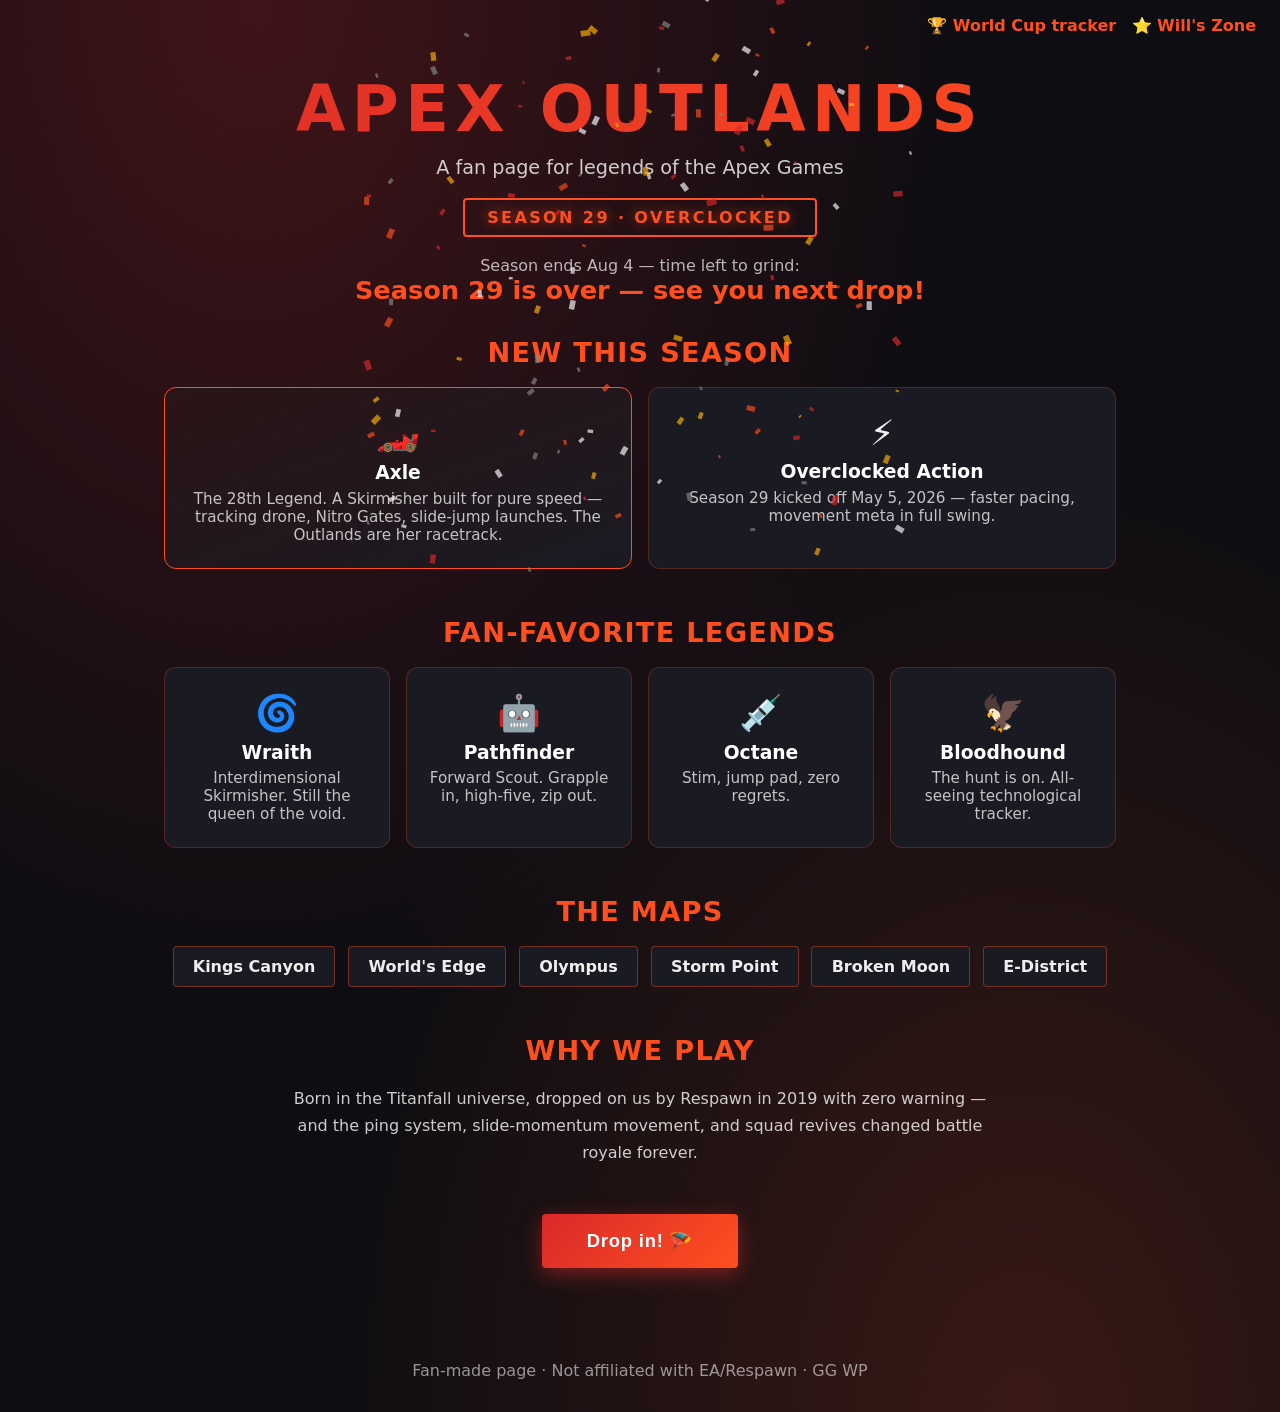
<file: index.html>
<!DOCTYPE html>
<html lang="en">
<head>
  <meta charset="UTF-8">
  <meta name="viewport" content="width=device-width, initial-scale=1.0">
  <title>Apex Outlands | Apex Legends Fan Page</title>
  <link rel="stylesheet" href="apex.css">
</head>
<body>
  <canvas id="bg"></canvas>

  <nav><a href="brazil.html">🏆 World Cup tracker</a> &nbsp; <a href="will.html">⭐ Will's Zone</a></nav>

  <header>
    <h1>APEX OUTLANDS</h1>
    <p class="tagline">A fan page for legends of the Apex Games</p>
    <div class="season-badge">SEASON 29 · OVERCLOCKED</div>
    <p class="countdown-label">Season ends Aug 4 — time left to grind:</p>
    <p id="countdown"></p>
  </header>

  <main>
    <section>
      <h2>New This Season</h2>
      <div class="cards">
        <div class="card featured">
          <span class="emoji">🏎️</span>
          <h3>Axle</h3>
          <p>The 28th Legend. A Skirmisher built for pure speed — tracking drone, Nitro Gates, slide-jump launches. The Outlands are her racetrack.</p>
        </div>
        <div class="card">
          <span class="emoji">⚡</span>
          <h3>Overclocked Action</h3>
          <p>Season 29 kicked off May 5, 2026 — faster pacing, movement meta in full swing.</p>
        </div>
      </div>
    </section>

    <section>
      <h2>Fan-Favorite Legends</h2>
      <div class="cards">
        <div class="card"><span class="emoji">🌀</span><h3>Wraith</h3><p>Interdimensional Skirmisher. Still the queen of the void.</p></div>
        <div class="card"><span class="emoji">🤖</span><h3>Pathfinder</h3><p>Forward Scout. Grapple in, high-five, zip out.</p></div>
        <div class="card"><span class="emoji">💉</span><h3>Octane</h3><p>Stim, jump pad, zero regrets.</p></div>
        <div class="card"><span class="emoji">🦅</span><h3>Bloodhound</h3><p>The hunt is on. All-seeing technological tracker.</p></div>
      </div>
    </section>

    <section>
      <h2>The Maps</h2>
      <div class="titles">
        <span>Kings Canyon</span><span>World's Edge</span><span>Olympus</span><span>Storm Point</span><span>Broken Moon</span><span>E-District</span>
      </div>
    </section>

    <section>
      <h2>Why We Play</h2>
      <p class="note">Born in the Titanfall universe, dropped on us by Respawn in 2019 with zero warning — and the ping system, slide-momentum movement, and squad revives changed battle royale forever.</p>
    </section>

    <button id="btn">Drop in! 🪂</button>
    <p id="count"></p>
  </main>

  <footer>
    <p>Fan-made page · Not affiliated with EA/Respawn · GG WP</p>
  </footer>

  <script src="apex.js"></script>
</body>
</html>
</file>
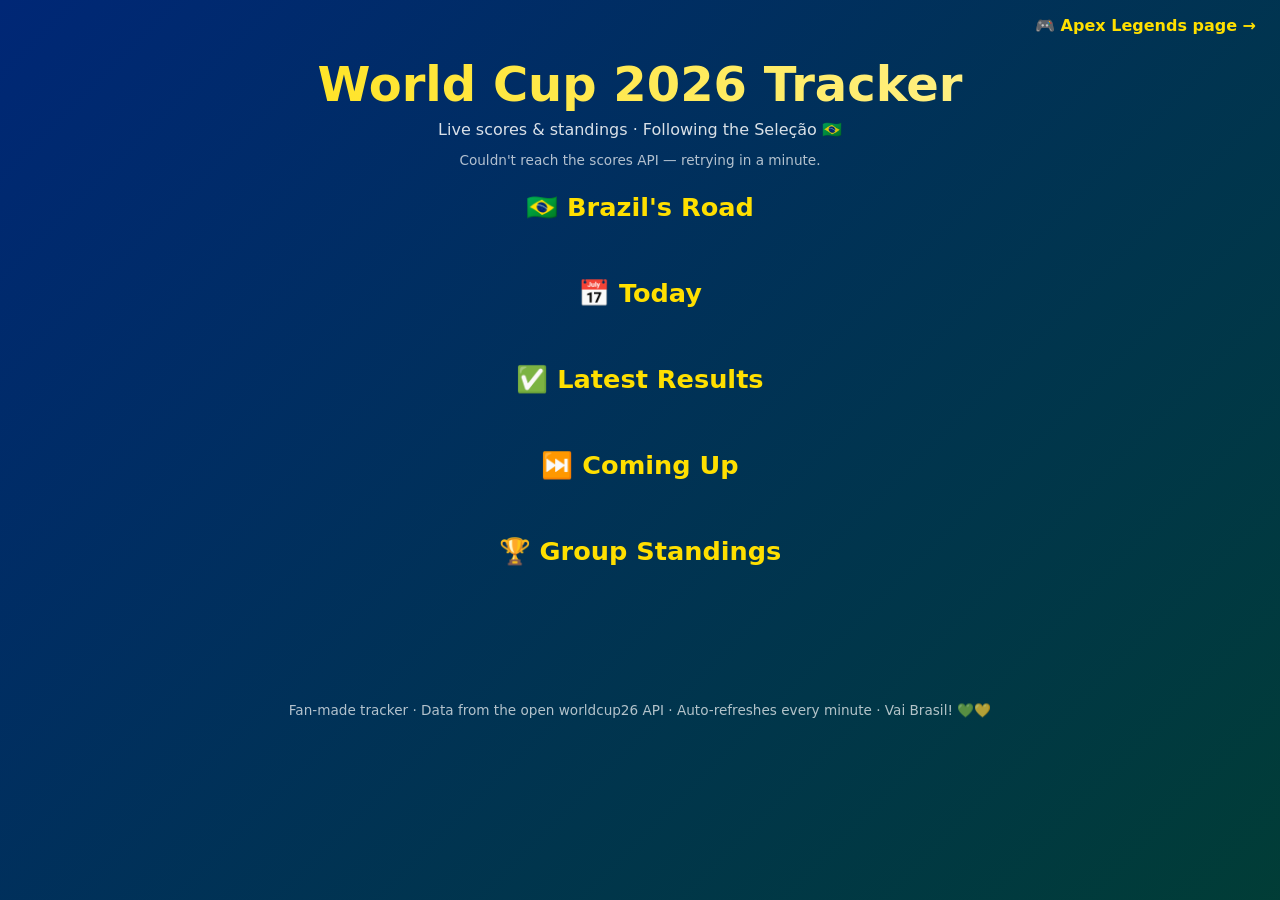
<file: brazil.html>
<!DOCTYPE html>
<html lang="en">
<head>
  <meta charset="UTF-8">
  <meta name="viewport" content="width=device-width, initial-scale=1.0">
  <title>World Cup 2026 Tracker 🏆</title>
  <style>
    * { box-sizing: border-box; margin: 0; }

    :root { --green: #009c3b; --yellow: #ffdf00; --blue: #002776; --live: #ff3355; }

    body {
      font-family: system-ui, sans-serif;
      min-height: 100vh;
      background: linear-gradient(-45deg, #00331a, var(--green), #014421, var(--blue));
      background-size: 400% 400%;
      animation: drift 14s ease infinite;
      color: #fff;
      text-align: center;
    }

    @keyframes drift {
      0% { background-position: 0% 50%; }
      50% { background-position: 100% 50%; }
      100% { background-position: 0% 50%; }
    }

    nav { position: absolute; top: 1rem; right: 1.5rem; z-index: 20; }
    nav a { color: var(--yellow); font-weight: 700; text-decoration: none; }

    header { padding: 3.5rem 1rem 1.5rem; }

    h1 {
      font-size: 3rem;
      background: linear-gradient(90deg, var(--yellow), #fff, var(--yellow));
      background-size: 300% auto;
      -webkit-background-clip: text;
      background-clip: text;
      color: transparent;
      animation: shimmer 4s linear infinite;
    }

    @keyframes shimmer { to { background-position: 300% center; } }

    .tagline { margin-top: 0.5rem; opacity: 0.85; }

    #status { margin-top: 0.8rem; font-size: 0.85rem; opacity: 0.7; }

    main { max-width: 1100px; margin: 0 auto; padding: 0 1rem 3rem; }

    section { margin-bottom: 2.5rem; }

    h2 { font-size: 1.6rem; margin-bottom: 1rem; color: var(--yellow); }

    .matches { display: grid; grid-template-columns: repeat(auto-fill, minmax(300px, 1fr)); gap: 0.8rem; }

    .match {
      background: rgba(255, 255, 255, 0.1);
      border: 1px solid rgba(255, 255, 255, 0.2);
      border-radius: 12px;
      padding: 0.9rem 1rem;
      backdrop-filter: blur(8px);
      text-align: left;
    }

    .match.live { border-color: var(--live); box-shadow: 0 0 14px rgba(255, 51, 85, 0.5); }

    .match.brazil { border-color: var(--yellow); background: rgba(255, 223, 0, 0.12); }

    .match .row { display: flex; justify-content: space-between; align-items: center; gap: 0.5rem; }

    .match .teams { font-weight: 700; font-size: 1.05rem; }

    .match .score { font-weight: 800; font-size: 1.2rem; color: var(--yellow); white-space: nowrap; }

    .match .meta { margin-top: 0.35rem; font-size: 0.82rem; opacity: 0.75; display: flex; justify-content: space-between; }

    .badge {
      display: inline-block;
      background: var(--live);
      color: #fff;
      font-size: 0.7rem;
      font-weight: 800;
      padding: 0.15rem 0.5rem;
      border-radius: 999px;
      animation: blink 1.4s ease infinite;
    }

    @keyframes blink { 50% { opacity: 0.55; } }

    .groups { display: grid; grid-template-columns: repeat(auto-fill, minmax(250px, 1fr)); gap: 0.8rem; }

    .group {
      background: rgba(0, 0, 0, 0.25);
      border-radius: 12px;
      padding: 0.8rem;
    }

    .group h3 { color: var(--yellow); margin-bottom: 0.5rem; font-size: 1rem; }

    table { width: 100%; border-collapse: collapse; font-size: 0.82rem; }

    th, td { padding: 0.25rem 0.3rem; text-align: left; }

    th { opacity: 0.6; font-weight: 600; }

    td.num, th.num { text-align: center; }

    tr.brazil-row td { color: var(--yellow); font-weight: 700; }

    .empty { opacity: 0.7; padding: 1rem; }

    footer { padding: 2rem; opacity: 0.7; font-size: 0.85rem; }
  </style>
</head>
<body>
  <nav><a href="index.html">🎮 Apex Legends page →</a></nav>

  <header>
    <h1>World Cup 2026 Tracker</h1>
    <p class="tagline">Live scores &amp; standings · Following the Seleção 🇧🇷</p>
    <p id="status">Loading matches…</p>
  </header>

  <main>
    <section id="live-section" hidden>
      <h2>🔴 Live Now</h2>
      <div class="matches" id="live"></div>
    </section>

    <section>
      <h2>🇧🇷 Brazil's Road</h2>
      <div class="matches" id="brazil"></div>
    </section>

    <section>
      <h2>📅 Today</h2>
      <div class="matches" id="today"></div>
    </section>

    <section>
      <h2>✅ Latest Results</h2>
      <div class="matches" id="results"></div>
    </section>

    <section>
      <h2>⏭️ Coming Up</h2>
      <div class="matches" id="upcoming"></div>
    </section>

    <section>
      <h2>🏆 Group Standings</h2>
      <div class="groups" id="groups"></div>
    </section>
  </main>

  <footer>
    <p>Fan-made tracker · Data from the open worldcup26 API · Auto-refreshes every minute · Vai Brasil! 💚💛</p>
  </footer>

  <script>
    const API = "https://worldcup26.ir/get/games";

    function parseDate(s) {
      // "06/11/2026 13:00" (MM/DD/YYYY HH:mm, venue-local)
      const m = s && s.match(/(\d+)\/(\d+)\/(\d+)\s+(\d+):(\d+)/);
      if (!m) return null;
      return new Date(+m[3], +m[1] - 1, +m[2], +m[4], +m[5]);
    }

    function isLive(g) {
      return g.finished !== "TRUE" && g.time_elapsed && !["null", "", "notstarted", "finished"].includes(String(g.time_elapsed).toLowerCase());
    }

    function isFinished(g) { return g.finished === "TRUE"; }

    function involvesBrazil(g) {
      return g.home_team_name_en === "Brazil" || g.away_team_name_en === "Brazil";
    }

    function card(g) {
      const live = isLive(g);
      const fin = isFinished(g);
      const d = parseDate(g.local_date);
      const score = (fin || live)
        ? `${g.home_score ?? "-"} – ${g.away_score ?? "-"}`
        : (d ? d.toLocaleString([], { month: "short", day: "numeric", hour: "2-digit", minute: "2-digit" }) : g.local_date);
      const cls = ["match", live ? "live" : "", involvesBrazil(g) ? "brazil" : ""].join(" ").trim();
      const stage = g.type === "group" ? `Group ${g.group}` : (g.type || "");
      const liveBadge = live ? ` <span class="badge">LIVE ${/^\d+$/.test(g.time_elapsed) ? g.time_elapsed + "'" : ""}</span>` : "";
      return `<div class="${cls}">
        <div class="row">
          <span class="teams">${g.home_team_name_en} vs ${g.away_team_name_en}</span>
          <span class="score">${score}</span>
        </div>
        <div class="meta"><span>${stage}${liveBadge}</span><span>${fin ? "Full time" : (live ? "In play" : (d ? d.toLocaleDateString([], { weekday: "short" }) : ""))}</span></div>
      </div>`;
    }

    function render(id, games, emptyMsg) {
      const el = document.getElementById(id);
      el.innerHTML = games.length ? games.map(card).join("") : `<p class="empty">${emptyMsg}</p>`;
    }

    function standings(games) {
      const groups = {};
      for (const g of games) {
        if (g.type !== "group" || !isFinished(g)) {
          if (g.type === "group") {
            // make sure teams appear even with 0 played
            groups[g.group] = groups[g.group] || {};
            for (const t of [g.home_team_name_en, g.away_team_name_en]) {
              groups[g.group][t] = groups[g.group][t] || { team: t, mp: 0, w: 0, d: 0, l: 0, gf: 0, ga: 0, pts: 0 };
            }
          }
          continue;
        }
        const grp = groups[g.group] = groups[g.group] || {};
        const hs = +g.home_score, as = +g.away_score;
        for (const [name, f, a] of [[g.home_team_name_en, hs, as], [g.away_team_name_en, as, hs]]) {
          const t = grp[name] = grp[name] || { team: name, mp: 0, w: 0, d: 0, l: 0, gf: 0, ga: 0, pts: 0 };
          t.mp++; t.gf += f; t.ga += a;
          if (f > a) { t.w++; t.pts += 3; } else if (f === a) { t.d++; t.pts++; } else { t.l++; }
        }
      }
      const el = document.getElementById("groups");
      el.innerHTML = Object.keys(groups).sort().map(name => {
        const rows = Object.values(groups[name]).sort((a, b) =>
          b.pts - a.pts || (b.gf - b.ga) - (a.gf - a.ga) || b.gf - a.gf || a.team.localeCompare(b.team));
        return `<div class="group"><h3>Group ${name}</h3><table>
          <tr><th>Team</th><th class="num">MP</th><th class="num">GD</th><th class="num">Pts</th></tr>
          ${rows.map(t => `<tr class="${t.team === "Brazil" ? "brazil-row" : ""}">
            <td>${t.team}</td><td class="num">${t.mp}</td><td class="num">${t.gf - t.ga}</td><td class="num">${t.pts}</td>
          </tr>`).join("")}
        </table></div>`;
      }).join("");
    }

    async function load() {
      const status = document.getElementById("status");
      try {
        const res = await fetch(API + "?t=" + Date.now());
        const data = await res.json();
        const games = (data.games || []).slice();
        games.sort((a, b) => (parseDate(a.local_date) || 0) - (parseDate(b.local_date) || 0));

        const now = new Date();
        const todayStr = now.toDateString();

        const live = games.filter(isLive);
        const today = games.filter(g => { const d = parseDate(g.local_date); return d && d.toDateString() === todayStr; });
        const finished = games.filter(isFinished).reverse().slice(0, 6);
        const upcoming = games.filter(g => !isFinished(g) && !isLive(g) && parseDate(g.local_date) > now).slice(0, 6);
        const brazil = games.filter(involvesBrazil);

        document.getElementById("live-section").hidden = live.length === 0;
        render("live", live, "");
        render("brazil", brazil, "No Brazil matches found.");
        render("today", today, "No matches today.");
        render("results", finished, "No results yet.");
        render("upcoming", upcoming, "No upcoming matches.");
        standings(games);

        status.textContent = "Updated " + now.toLocaleTimeString([], { hour: "2-digit", minute: "2-digit" });
      } catch (e) {
        status.textContent = "Couldn't reach the scores API — retrying in a minute.";
      }
    }

    load();
    setInterval(load, 60000);
  </script>
</body>
</html>
</file>
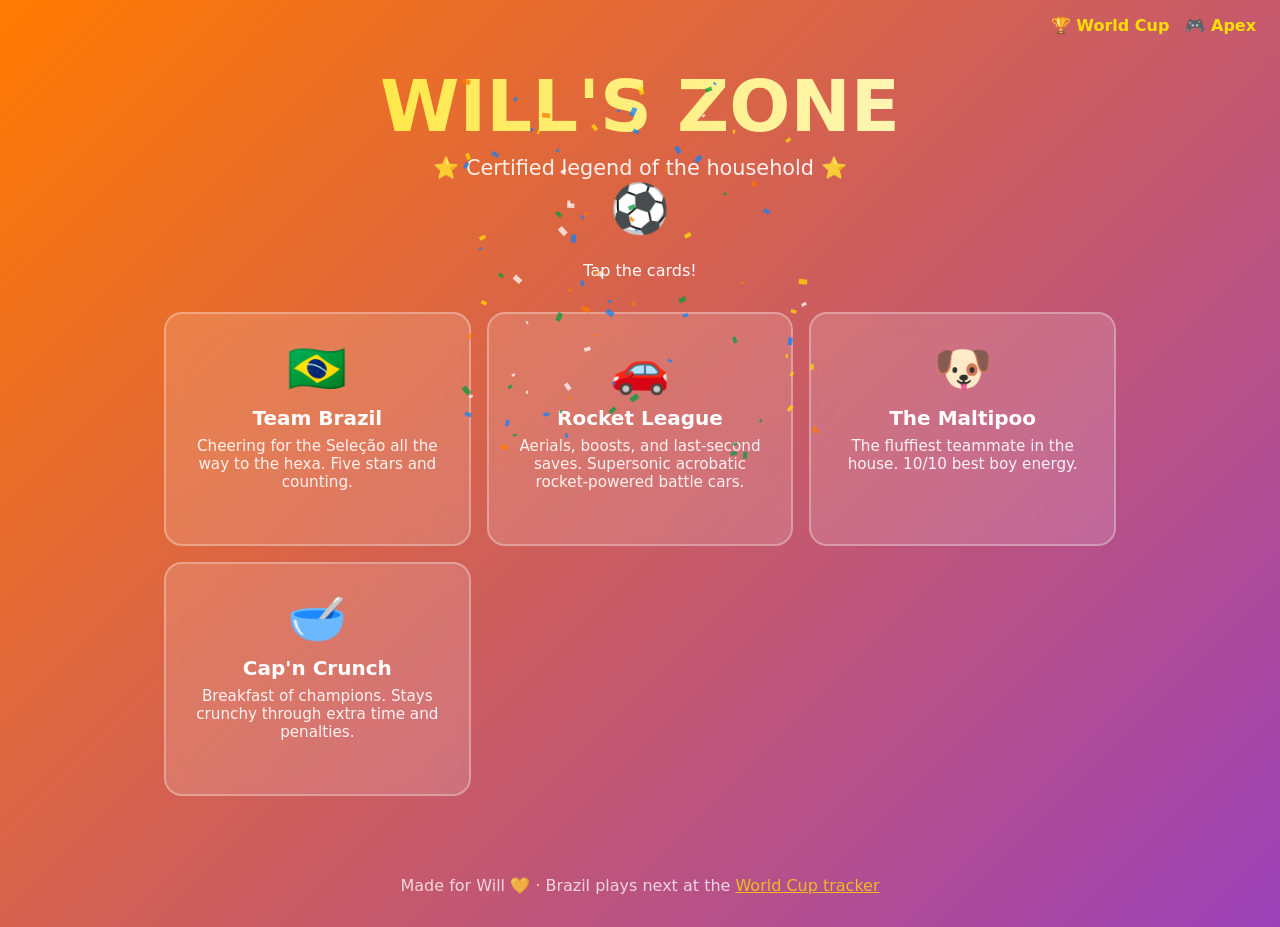
<file: will.html>
<!DOCTYPE html>
<html lang="en">
<head>
  <meta charset="UTF-8">
  <meta name="viewport" content="width=device-width, initial-scale=1.0">
  <title>Will's Zone ⚽🚗🐶</title>
  <style>
    * { box-sizing: border-box; margin: 0; }

    :root { --green: #009c3b; --yellow: #ffdf00; --blue: #0a84ff; --orange: #ff7a00; }

    body {
      font-family: system-ui, sans-serif;
      min-height: 100vh;
      background: linear-gradient(-45deg, #0a84ff, #009c3b, #7b2ff7, #ff7a00);
      background-size: 400% 400%;
      animation: drift 12s ease infinite;
      color: #fff;
      text-align: center;
      overflow-x: hidden;
    }

    @keyframes drift {
      0% { background-position: 0% 50%; }
      50% { background-position: 100% 50%; }
      100% { background-position: 0% 50%; }
    }

    #bg { position: fixed; inset: 0; pointer-events: none; z-index: 10; }

    nav { position: absolute; top: 1rem; right: 1.5rem; z-index: 20; display: flex; gap: 1rem; }
    nav a { color: var(--yellow); font-weight: 700; text-decoration: none; }

    header { padding: 4rem 1rem 1.5rem; }

    h1 {
      font-size: 4.5rem;
      font-weight: 900;
      background: linear-gradient(90deg, var(--yellow), #fff, #7bffb0, var(--yellow));
      background-size: 300% auto;
      -webkit-background-clip: text;
      background-clip: text;
      color: transparent;
      animation: shimmer 4s linear infinite;
    }

    @keyframes shimmer { to { background-position: 300% center; } }

    .tagline { font-size: 1.3rem; margin-top: 0.5rem; opacity: 0.9; }

    .ball {
      display: inline-block;
      font-size: 3rem;
      animation: bounce 1.2s cubic-bezier(0.28, 0.84, 0.42, 1) infinite;
    }

    @keyframes bounce {
      0%, 100% { transform: translateY(0) rotate(0deg); }
      50% { transform: translateY(-28px) rotate(180deg); }
    }

    main { max-width: 1000px; margin: 0 auto; padding: 0 1.5rem 3rem; }

    .cards { display: grid; grid-template-columns: repeat(auto-fit, minmax(230px, 1fr)); gap: 1rem; margin-top: 2rem; }

    .card {
      background: rgba(255, 255, 255, 0.14);
      border: 2px solid rgba(255, 255, 255, 0.3);
      border-radius: 18px;
      padding: 1.6rem 1.2rem;
      backdrop-filter: blur(10px);
      transition: transform 0.2s, box-shadow 0.2s;
      cursor: pointer;
      user-select: none;
    }

    .card:hover { transform: translateY(-8px) rotate(-1deg); box-shadow: 0 14px 34px rgba(0, 0, 0, 0.35); }

    .card:active { transform: scale(0.96); }

    .card .emoji { font-size: 3rem; display: block; margin-bottom: 0.6rem; }

    .card h3 { font-size: 1.25rem; margin-bottom: 0.4rem; }

    .card p { opacity: 0.9; font-size: 0.95rem; }

    .card .pop { margin-top: 0.6rem; font-weight: 800; color: var(--yellow); min-height: 1.2em; font-size: 0.95rem; }

    footer { padding: 2rem; opacity: 0.75; }
  </style>
</head>
<body>
  <canvas id="bg"></canvas>

  <nav>
    <a href="brazil.html">🏆 World Cup</a>
    <a href="index.html">🎮 Apex</a>
  </nav>

  <header>
    <h1>WILL'S ZONE</h1>
    <p class="tagline">⭐ Certified legend of the household ⭐</p>
    <div class="ball">⚽</div>
  </header>

  <main>
    <p>Tap the cards!</p>
    <div class="cards">
      <div class="card" data-pop="GOOOOOOOL! 🥅">
        <span class="emoji">🇧🇷</span>
        <h3>Team Brazil</h3>
        <p>Cheering for the Seleção all the way to the hexa. Five stars and counting.</p>
        <p class="pop"></p>
      </div>
      <div class="card" data-pop="WHAT A SAVE! 🚀">
        <span class="emoji">🚗</span>
        <h3>Rocket League</h3>
        <p>Aerials, boosts, and last-second saves. Supersonic acrobatic rocket-powered battle cars.</p>
        <p class="pop"></p>
      </div>
      <div class="card" data-pop="WOOF WOOF! 🦴">
        <span class="emoji">🐶</span>
        <h3>The Maltipoo</h3>
        <p>The fluffiest teammate in the house. 10/10 best boy energy.</p>
        <p class="pop"></p>
      </div>
      <div class="card" data-pop="CRUNCH! 🥣">
        <span class="emoji">🥣</span>
        <h3>Cap'n Crunch</h3>
        <p>Breakfast of champions. Stays crunchy through extra time and penalties.</p>
        <p class="pop"></p>
      </div>
    </div>
  </main>

  <footer>
    <p>Made for Will 💛 · Brazil plays next at the <a href="brazil.html" style="color:var(--yellow)">World Cup tracker</a></p>
  </footer>

  <script>
    // Confetti
    const canvas = document.getElementById("bg");
    const ctx = canvas.getContext("2d");
    let particles = [];

    function resize() { canvas.width = innerWidth; canvas.height = innerHeight; }
    addEventListener("resize", resize);
    resize();

    const colors = ["#ffdf00", "#009c3b", "#0a84ff", "#ff7a00", "#ffffff"];

    function burst(x, y) {
      for (let i = 0; i < 90; i++) {
        particles.push({
          x, y,
          vx: (Math.random() - 0.5) * 14,
          vy: (Math.random() - 0.85) * 13,
          size: Math.random() * 6 + 3,
          color: colors[Math.floor(Math.random() * colors.length)],
          rot: Math.random() * Math.PI,
          vr: (Math.random() - 0.5) * 0.3,
          life: 1
        });
      }
    }

    function tick() {
      ctx.clearRect(0, 0, canvas.width, canvas.height);
      particles = particles.filter(p => p.life > 0);
      for (const p of particles) {
        p.x += p.vx; p.y += p.vy; p.vy += 0.25; p.vx *= 0.99;
        p.rot += p.vr; p.life -= 0.009;
        ctx.save();
        ctx.translate(p.x, p.y);
        ctx.rotate(p.rot);
        ctx.globalAlpha = Math.max(p.life, 0);
        ctx.fillStyle = p.color;
        ctx.fillRect(-p.size / 2, -p.size / 2, p.size, p.size * 0.6);
        ctx.restore();
      }
      requestAnimationFrame(tick);
    }
    tick();

    // Card pops
    document.querySelectorAll(".card").forEach(cardEl => {
      cardEl.addEventListener("click", e => {
        const popEl = cardEl.querySelector(".pop");
        popEl.textContent = cardEl.dataset.pop;
        burst(e.clientX, e.clientY);
        setTimeout(() => { popEl.textContent = ""; }, 1600);
      });
    });

    // Welcome burst
    setTimeout(() => burst(innerWidth / 2, innerHeight / 3), 500);
  </script>
</body>
</html>
</file>
<file: apex.css>
* { box-sizing: border-box; margin: 0; }

:root {
  --red: #da292a;
  --orange: #ff4f1f;
  --dark: #0d0d12;
  --panel: #1a1a23;
}

body {
  font-family: system-ui, sans-serif;
  min-height: 100vh;
  background:
    radial-gradient(ellipse at 20% 0%, rgba(218, 41, 42, 0.25), transparent 50%),
    radial-gradient(ellipse at 80% 100%, rgba(255, 79, 31, 0.18), transparent 50%),
    var(--dark);
  color: #eee;
  text-align: center;
}

#bg { position: fixed; inset: 0; pointer-events: none; z-index: 10; }

nav { position: absolute; top: 1rem; right: 1.5rem; z-index: 20; }

nav a { color: var(--orange); font-weight: 700; text-decoration: none; }

nav a:hover { text-decoration: underline; }

header { padding: 4.5rem 1rem 2rem; }

h1 {
  font-size: 4rem;
  font-weight: 900;
  letter-spacing: 0.4rem;
  background: linear-gradient(90deg, var(--red), var(--orange), #ffb400, var(--red));
  background-size: 300% auto;
  -webkit-background-clip: text;
  background-clip: text;
  color: transparent;
  animation: shimmer 5s linear infinite;
}

@keyframes shimmer { to { background-position: 300% center; } }

.tagline { font-size: 1.2rem; margin-top: 0.6rem; opacity: 0.85; }

.season-badge {
  display: inline-block;
  margin-top: 1.2rem;
  padding: 0.5rem 1.4rem;
  border: 2px solid var(--orange);
  border-radius: 4px;
  color: var(--orange);
  font-weight: 800;
  letter-spacing: 0.15rem;
  text-shadow: 0 0 12px rgba(255, 79, 31, 0.6);
  animation: pulse 2.5s ease infinite;
}

@keyframes pulse {
  0%, 100% { box-shadow: 0 0 8px rgba(255, 79, 31, 0.3); }
  50% { box-shadow: 0 0 24px rgba(255, 79, 31, 0.7); }
}

.countdown-label { margin-top: 1.2rem; opacity: 0.75; }

#countdown { font-size: 1.6rem; font-weight: 800; color: var(--orange); }

main { max-width: 1000px; margin: 0 auto; padding: 0 1.5rem 3rem; }

section { margin-bottom: 3rem; }

h2 {
  font-size: 1.7rem;
  margin-bottom: 1.2rem;
  color: var(--orange);
  letter-spacing: 0.08rem;
  text-transform: uppercase;
}

.cards {
  display: grid;
  grid-template-columns: repeat(auto-fit, minmax(220px, 1fr));
  gap: 1rem;
}

.card {
  background: var(--panel);
  border: 1px solid rgba(255, 79, 31, 0.25);
  border-radius: 12px;
  padding: 1.5rem 1.2rem;
  transition: transform 0.2s, border-color 0.2s, box-shadow 0.2s;
}

.card:hover {
  transform: translateY(-6px);
  border-color: var(--orange);
  box-shadow: 0 12px 30px rgba(218, 41, 42, 0.3);
}

.card.featured { border-color: var(--orange); background: linear-gradient(160deg, #2a1416, var(--panel)); }

.card h3 { margin-bottom: 0.4rem; color: #fff; }

.card p { opacity: 0.8; font-size: 0.95rem; }

.emoji { font-size: 2.2rem; display: block; margin-bottom: 0.5rem; }

.titles { display: flex; justify-content: center; flex-wrap: wrap; gap: 0.8rem; }

.titles span {
  background: var(--panel);
  border: 1px solid rgba(255, 79, 31, 0.4);
  color: #eee;
  font-weight: 700;
  padding: 0.6rem 1.2rem;
  border-radius: 4px;
}

.note { opacity: 0.85; max-width: 700px; margin: 0 auto; line-height: 1.7; }

button {
  padding: 1rem 2.8rem;
  font-size: 1.15rem;
  font-weight: 800;
  letter-spacing: 0.05rem;
  border: none;
  border-radius: 4px;
  background: linear-gradient(135deg, var(--red), var(--orange));
  color: #fff;
  cursor: pointer;
  transition: transform 0.15s, box-shadow 0.15s;
  box-shadow: 0 6px 20px rgba(218, 41, 42, 0.5);
}

button:hover {
  transform: translateY(-3px) scale(1.05);
  box-shadow: 0 10px 30px rgba(255, 79, 31, 0.7);
}

button:active { transform: scale(0.97); }

#count { margin-top: 0.8rem; opacity: 0.9; }

footer { padding: 2rem; opacity: 0.6; }
</file>
